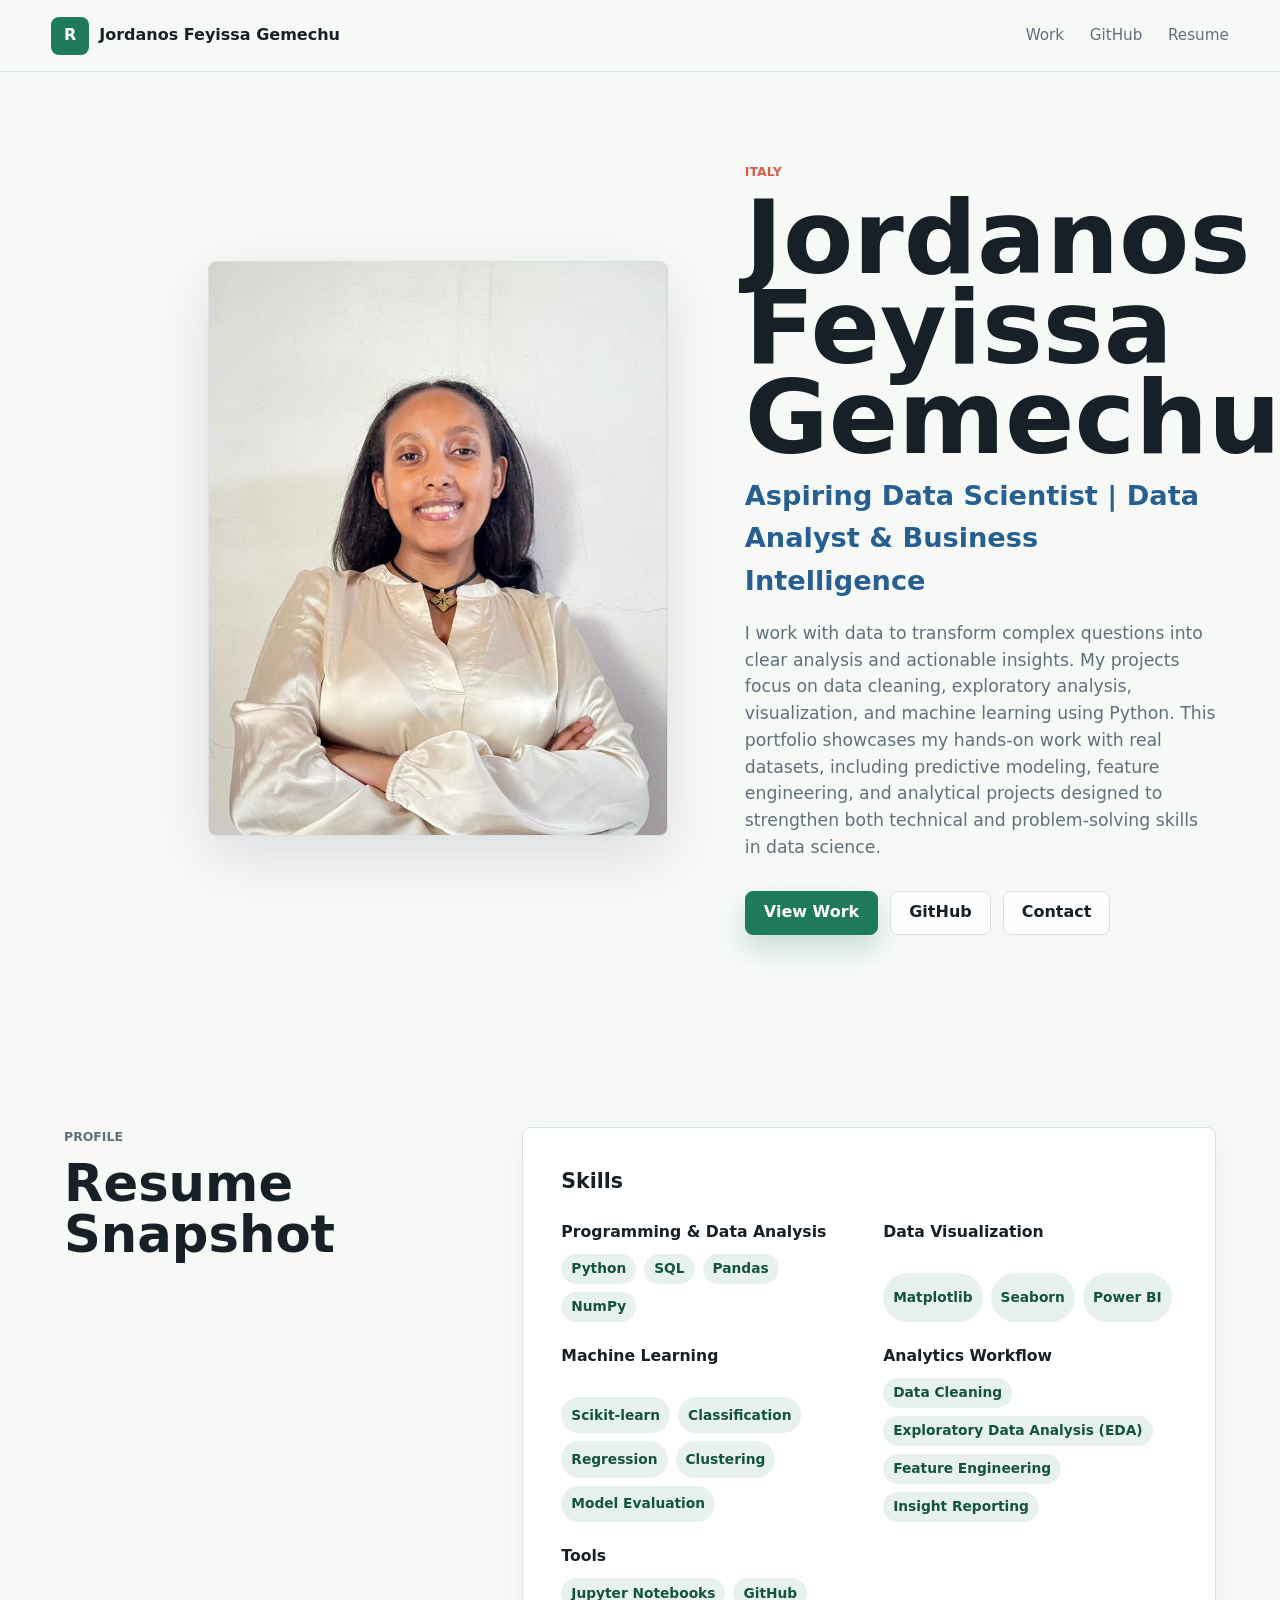
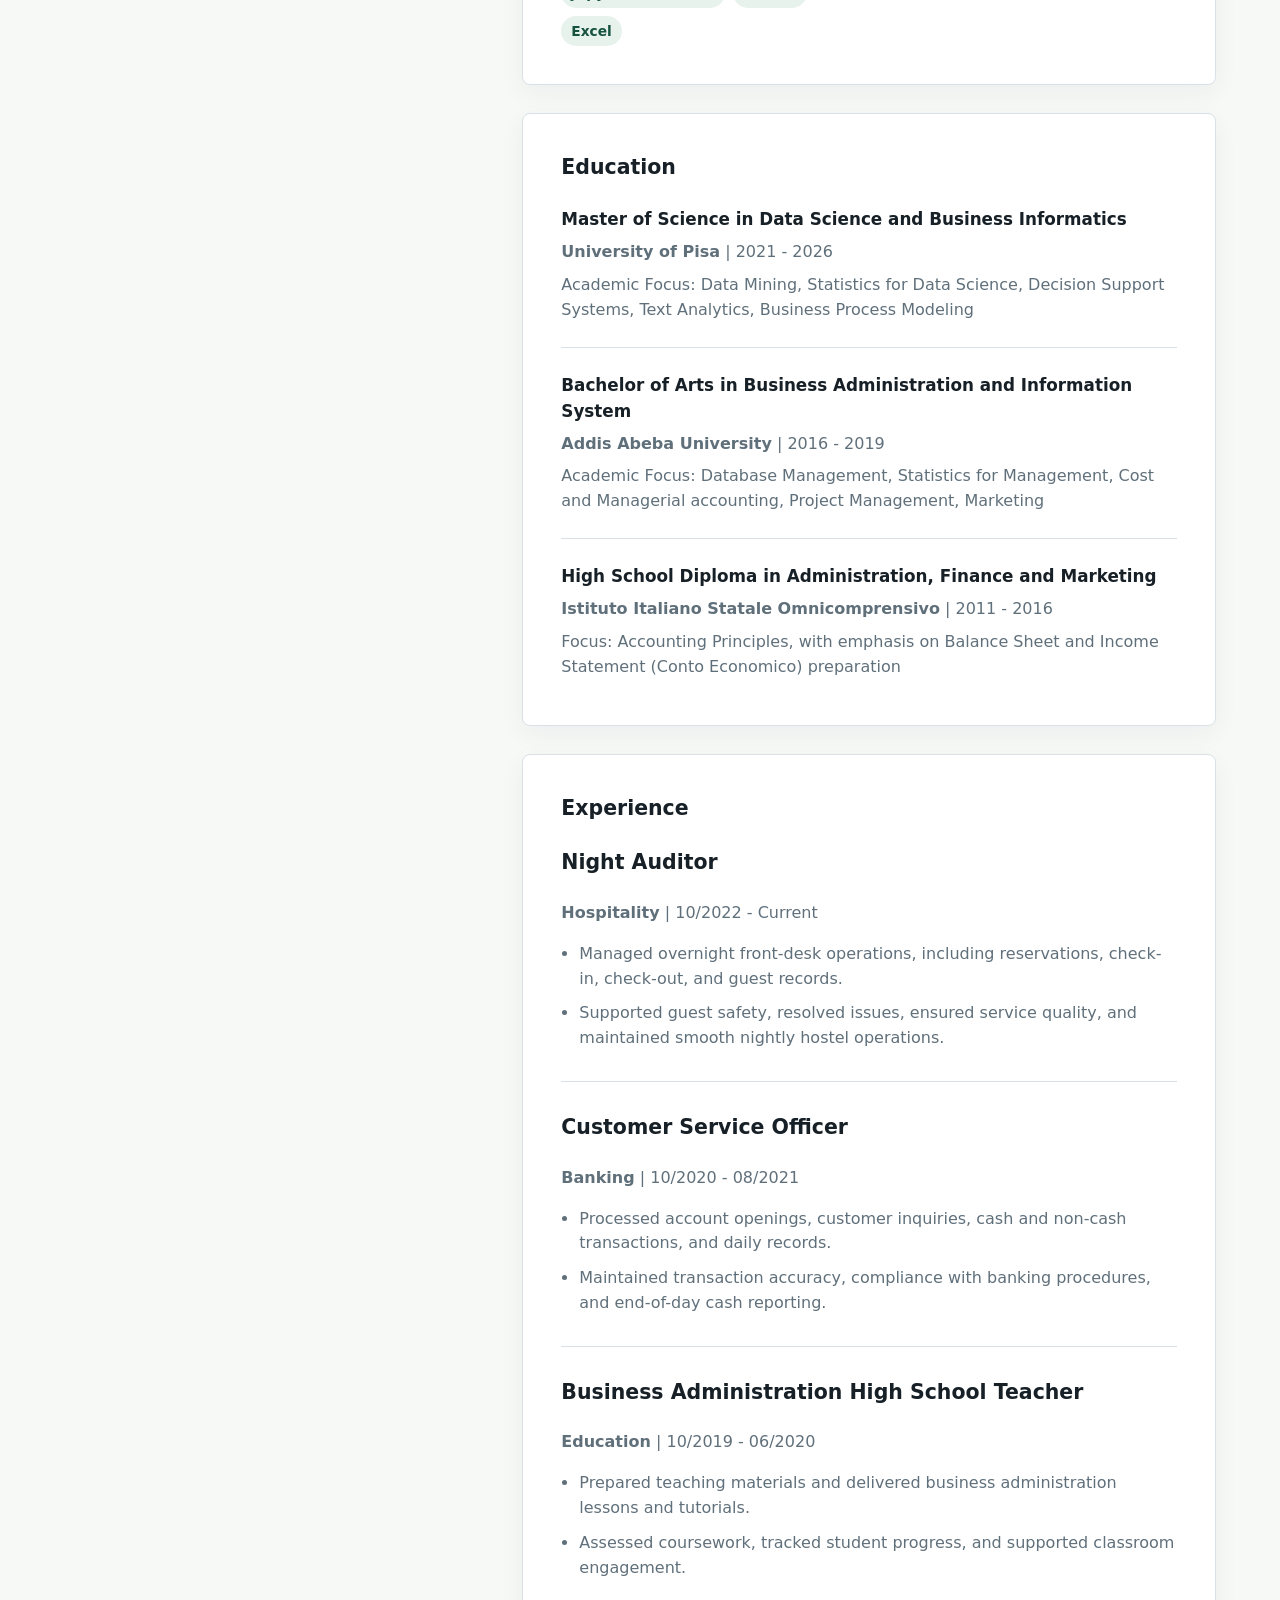
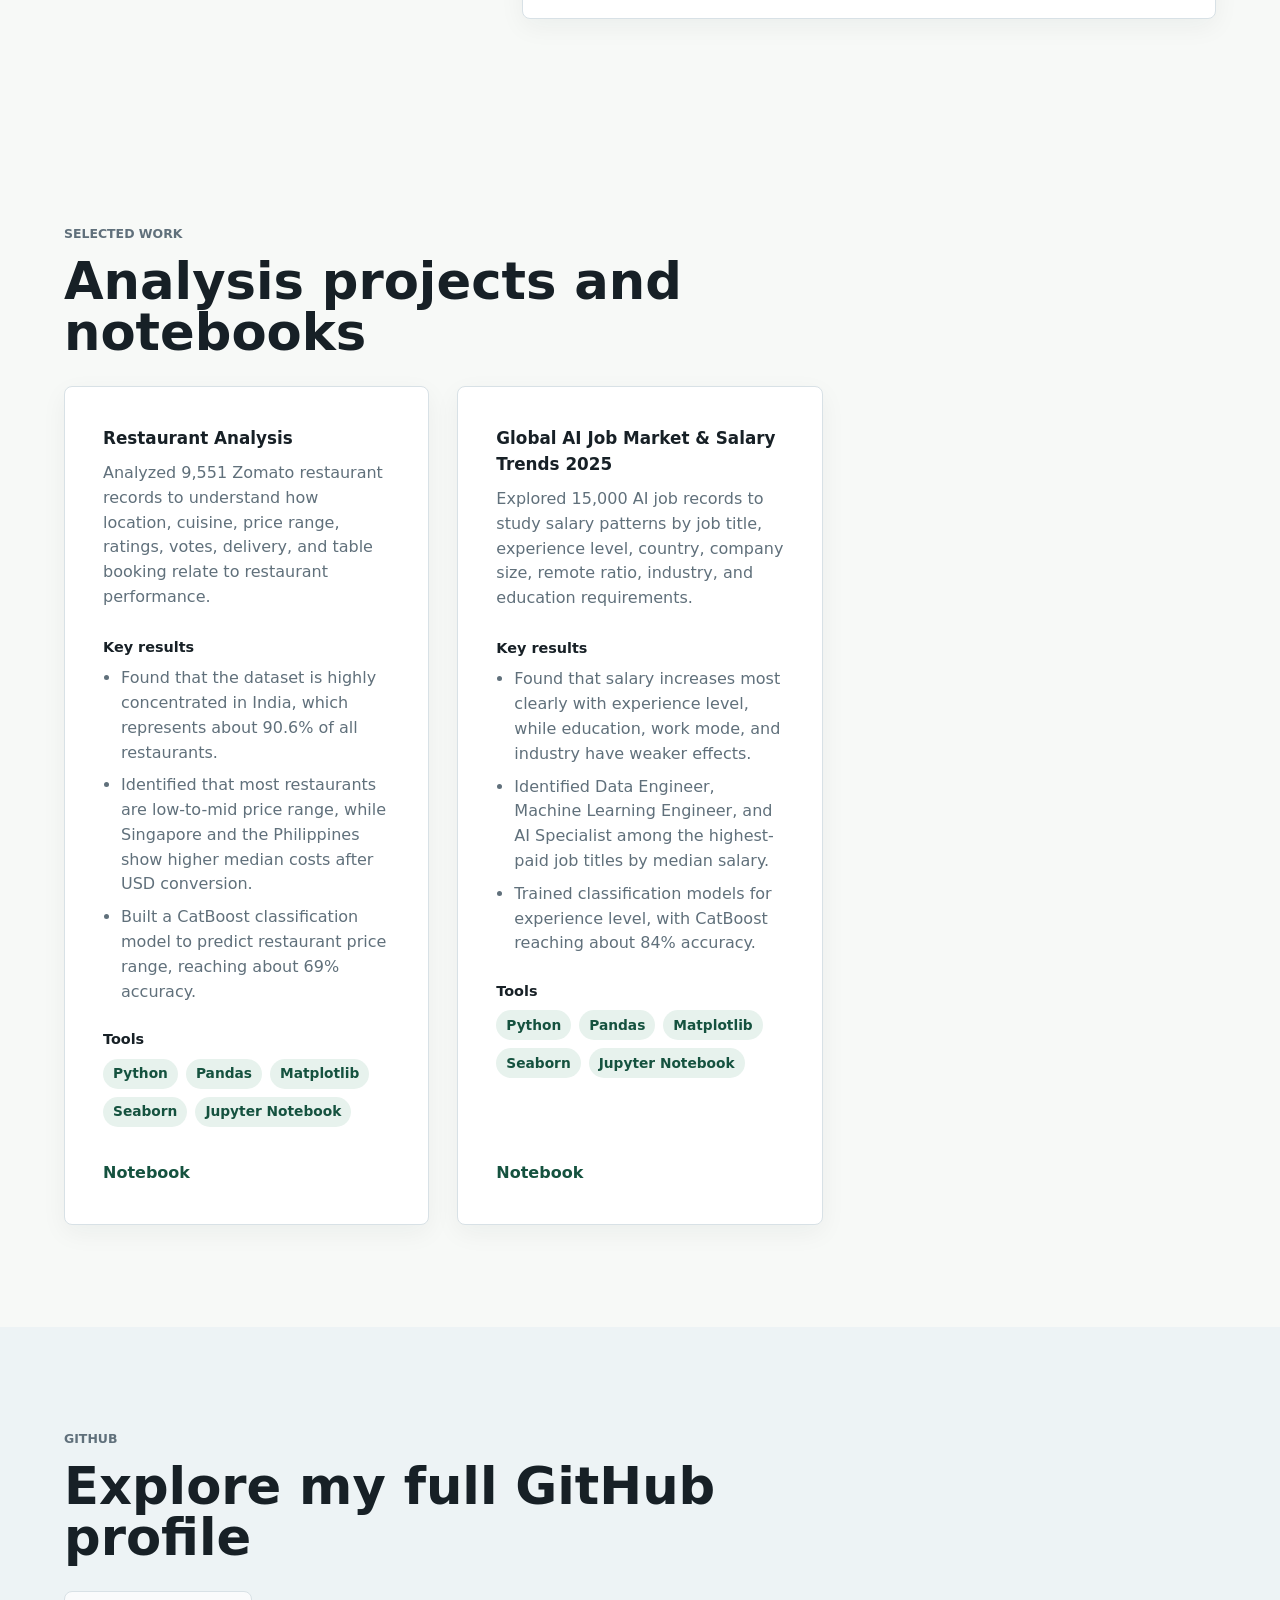
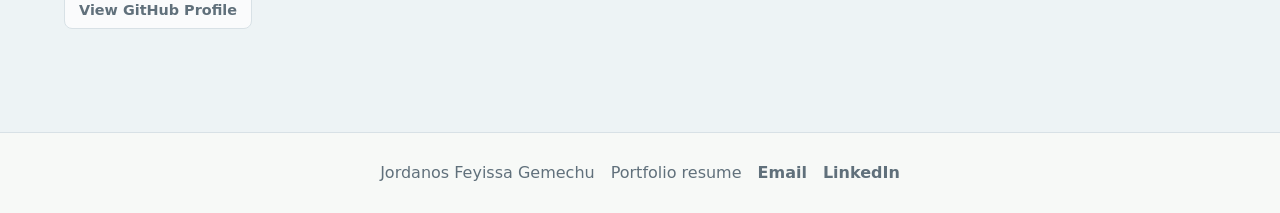
<file: index.html>
<!doctype html>
<html lang="en">
  <head>
    <meta charset="utf-8" />
    <meta name="viewport" content="width=device-width, initial-scale=1" />
    <title>Resume Portfolio</title>
    <meta
      name="description"
      content="Resume portfolio with GitHub projects, data analysis work, and visitor check-ins."
    />
    <link rel="stylesheet" href="styles.css" />
  </head>
  <body>
    <header class="site-header">
      <a class="brand" href="#top" aria-label="Go to top">
        <span class="brand-mark" aria-hidden="true">R</span>
        <span data-bind="name">Resume Portfolio</span>
      </a>
      <nav class="nav" aria-label="Main navigation">
        <a href="#work">Work</a>
        <a href="#github">GitHub</a>
        <a href="#resume">Resume</a>
      </nav>
    </header>

    <main id="top">
      <section class="hero">
        <div class="hero-visual">
          <div class="profile-photo">
            <img id="profilePhoto" alt="Profile photo" />
            <span id="photoFallback" data-bind="name">Your Name</span>
          </div>
        </div>
        <div class="hero-content">
          <p class="eyebrow" data-bind="location">Italy</p>
          <h1 data-bind="name">Your Name</h1>
          <p class="role" data-bind="role">Data Analyst | Python | Machine Learning</p>
          <p class="intro" data-bind="about">
            I work with data to turn messy questions into clear analysis, useful dashboards,
            and machine learning experiments.
          </p>
          <div class="hero-actions">
            <a class="button primary" href="#work">View Work</a>
            <a class="button secondary" data-bind-href="github" href="#github">GitHub</a>
            <a class="button secondary" data-bind-href="email" href="mailto:your.email@example.com">Contact</a>
          </div>
        </div>
      </section>

      <section class="section split" id="resume">
        <div>
          <p class="section-kicker">Profile</p>
          <h2>Resume Snapshot</h2>
        </div>
        <div class="resume-stack">
          <article class="resume-card">
            <h3>Skills</h3>
            <div class="tag-list" id="skillsList"></div>
          </article>
          <article class="resume-card">
            <h3>Education</h3>
            <div id="educationList"></div>
          </article>
          <article class="resume-card">
            <h3>Experience</h3>
            <div id="experienceList"></div>
          </article>
        </div>
      </section>

      <section class="section" id="work">
        <div class="section-heading">
          <p class="section-kicker">Selected Work</p>
          <h2>Analysis projects and notebooks</h2>
        </div>
        <div class="project-grid" id="featuredProjects"></div>
      </section>

      <section class="section github-band" id="github">
        <div class="section-heading">
          <p class="section-kicker">GitHub</p>
          <h2>Explore my full GitHub profile</h2>
        </div>
        <div class="repo-toolbar">
          <a class="button secondary small" data-bind-href="github" href="#">View GitHub Profile</a>
        </div>
      </section>

      <section class="section split admin-only" id="visitors">
        <div>
          <p class="section-kicker">Visitors</p>
          <h2>See who checked your portfolio</h2>
        </div>
        <div class="visitor-panel">
          <form id="checkInForm" class="checkin-form">
            <label>
              Name
              <input required name="name" autocomplete="name" placeholder="Jane Smith" />
            </label>
            <label>
              Company or role
              <input name="company" autocomplete="organization" placeholder="Recruiter, hiring manager, founder" />
            </label>
            <label>
              Message
              <textarea name="message" rows="4" placeholder="Optional note"></textarea>
            </label>
            <button class="button primary" type="submit">Check In</button>
            <p class="form-note" id="formNote" role="status"></p>
          </form>
          <div>
            <h3>Recent check-ins</h3>
            <div class="visitor-list" id="visitorList"></div>
          </div>
        </div>
      </section>
    </main>

    <footer class="footer">
      <span data-bind="name">Your Name</span>
      <span>Portfolio resume</span>
      <a data-bind-href="email" href="mailto:your.email@example.com">Email</a>
      <a data-bind-href="linkedin" href="#">LinkedIn</a>
    </footer>

    <script src="config.js"></script>
    <script src="script.js"></script>
  </body>
</html>
</file>
<file: styles.css>
:root {
  --ink: #172026;
  --muted: #60707b;
  --line: #d8e1e6;
  --paper: #f7f9f7;
  --white: #ffffff;
  --green: #1f7a5c;
  --green-dark: #15523f;
  --coral: #d65f4b;
  --gold: #b9892d;
  --blue: #285f91;
  --shadow: 0 20px 60px rgba(23, 32, 38, 0.12);
}

* {
  box-sizing: border-box;
}

html {
  scroll-behavior: smooth;
}

body {
  margin: 0;
  background: var(--paper);
  color: var(--ink);
  font-family:
    Inter, ui-sans-serif, system-ui, -apple-system, BlinkMacSystemFont, "Segoe UI",
    sans-serif;
  line-height: 1.55;
}

a {
  color: inherit;
}

.site-header {
  position: sticky;
  top: 0;
  z-index: 20;
  display: flex;
  align-items: center;
  justify-content: space-between;
  gap: 24px;
  min-height: 72px;
  padding: 14px clamp(18px, 4vw, 56px);
  background: rgba(247, 249, 247, 0.9);
  border-bottom: 1px solid rgba(216, 225, 230, 0.85);
  backdrop-filter: blur(18px);
}

.brand,
.nav,
.hero-actions,
.footer,
.repo-toolbar {
  display: flex;
  align-items: center;
}

.brand {
  gap: 10px;
  font-weight: 800;
  text-decoration: none;
}

.brand-mark {
  display: grid;
  width: 38px;
  height: 38px;
  place-items: center;
  color: var(--white);
  background: var(--green);
  border-radius: 8px;
}

.nav {
  gap: clamp(12px, 2vw, 26px);
  color: var(--muted);
  font-size: 0.95rem;
}

.nav a {
  text-decoration: none;
}

.nav a:hover {
  color: var(--ink);
}

.hero {
  position: relative;
  display: grid;
  min-height: calc(100vh - 72px);
  grid-template-columns: minmax(0, 1fr) minmax(320px, 0.78fr);
  align-items: center;
  gap: clamp(28px, 6vw, 88px);
  padding: clamp(44px, 7vw, 90px) clamp(18px, 5vw, 76px);
  overflow: hidden;
}

.hero::after {
  position: absolute;
  right: 0;
  bottom: 0;
  left: 0;
  height: 84px;
  content: "";
  background: linear-gradient(180deg, rgba(247, 249, 247, 0), rgba(247, 249, 247, 1));
  pointer-events: none;
}

.hero-content {
  position: relative;
  z-index: 1;
  max-width: 760px;
}

.eyebrow,
.section-kicker {
  margin: 0 0 12px;
  color: var(--coral);
  font-size: 0.78rem;
  font-weight: 800;
  letter-spacing: 0;
  text-transform: uppercase;
}

h1,
h2,
h3,
p {
  margin-top: 0;
}

h1 {
  max-width: 11ch;
  margin-bottom: 12px;
  font-size: clamp(4rem, 8vw, 7.7rem);
  line-height: 0.88;
  letter-spacing: 0;
}

h2 {
  margin-bottom: 14px;
  font-size: clamp(2rem, 4vw, 4rem);
  line-height: 1;
  letter-spacing: 0;
}

h3 {
  margin-bottom: 10px;
  font-size: 1.05rem;
}

.role {
  margin-bottom: 18px;
  color: var(--blue);
  font-size: clamp(1.2rem, 2.2vw, 1.7rem);
  font-weight: 800;
}

.intro {
  max-width: 66ch;
  color: var(--muted);
  font-size: 1.08rem;
}

.hero-actions {
  flex-wrap: wrap;
  gap: 12px;
  margin-top: 30px;
}

.button {
  display: inline-flex;
  min-height: 44px;
  align-items: center;
  justify-content: center;
  border: 1px solid var(--line);
  border-radius: 8px;
  padding: 0 18px;
  font-weight: 800;
  text-decoration: none;
  cursor: pointer;
  transition:
    transform 160ms ease,
    box-shadow 160ms ease,
    background 160ms ease;
}

.button:hover {
  transform: translateY(-1px);
}

.button.primary {
  color: var(--white);
  background: var(--green);
  border-color: var(--green);
  box-shadow: 0 14px 28px rgba(31, 122, 92, 0.22);
}

.button.primary:hover {
  background: var(--green-dark);
}

.button.secondary {
  background: rgba(255, 255, 255, 0.72);
}

.button.small {
  min-height: 38px;
  padding: 0 14px;
  font-size: 0.9rem;
}

.hero-visual {
  position: relative;
  z-index: 1;
}

.profile-photo {
  display: grid;
  width: min(100%, 460px);
  aspect-ratio: 4 / 5;
  margin-left: auto;
  overflow: hidden;
  place-items: center;
  background: linear-gradient(135deg, #e7f2ed, #f8fbfa);
  border: 1px solid var(--line);
  border-radius: 8px;
  box-shadow: var(--shadow);
}

.profile-photo img {
  width: 100%;
  height: 100%;
  object-fit: cover;
}

.profile-photo span {
  padding: 28px;
  color: var(--green-dark);
  font-size: clamp(2rem, 4vw, 3.6rem);
  font-weight: 900;
  line-height: 1;
  text-align: center;
}

.section {
  padding: clamp(58px, 8vw, 104px) clamp(18px, 5vw, 76px);
}

.split {
  display: grid;
  grid-template-columns: minmax(220px, 0.55fr) minmax(0, 1fr);
  gap: clamp(28px, 6vw, 80px);
}

.section-heading {
  max-width: 760px;
  margin-bottom: 28px;
}

.section-heading p,
.split > div > p,
article p,
.repo-card p,
.visitor-card p {
  color: var(--muted);
}

.resume-stack,
.project-grid {
  display: grid;
  gap: 28px;
}

.project-grid {
  grid-template-columns: repeat(3, minmax(0, 1fr));
}

article,
.resume-card,
.project-card,
.visitor-panel {
  background: var(--white);
  border: 1px solid var(--line);
  border-radius: 8px;
  box-shadow: 0 8px 26px rgba(23, 32, 38, 0.05);
}

article,
.resume-card,
.project-card {
  padding: clamp(24px, 4vw, 38px);
}

.resume-card h3 {
  margin-bottom: 22px;
  font-size: 1.28rem;
}

.tag-list {
  display: flex;
  flex-wrap: wrap;
  gap: 8px;
}

#skillsList {
  display: grid;
  grid-template-columns: repeat(2, minmax(0, 1fr));
  gap: 22px 28px;
}

.skill-group {
  display: grid;
  gap: 10px;
}

.skill-group h4 {
  margin: 0;
  color: var(--ink);
  font-size: 0.98rem;
}

.experience-item + .experience-item {
  margin-top: 30px;
  padding-top: 30px;
  border-top: 1px solid var(--line);
}

.experience-list {
  display: grid;
  gap: 10px;
  margin: 0;
  padding-left: 18px;
  color: var(--muted);
}

.education-item + .education-item {
  margin-top: 24px;
  padding-top: 24px;
  border-top: 1px solid var(--line);
}

.education-item h4 {
  margin: 0 0 8px;
  font-size: 1.05rem;
}

.education-item p {
  margin-bottom: 8px;
  color: var(--muted);
}

.tag {
  display: inline-flex;
  align-items: center;
  min-height: 30px;
  padding: 4px 10px;
  color: var(--green-dark);
  background: #e7f2ed;
  border-radius: 999px;
  font-size: 0.86rem;
  font-weight: 800;
}

.project-card {
  display: flex;
  min-height: 240px;
  flex-direction: column;
}

.card-links {
  display: flex;
  flex-wrap: wrap;
  gap: 10px;
  margin-top: auto;
  padding-top: 20px;
}

.project-tools {
  display: grid;
  gap: 8px;
  margin: 8px 0 14px;
}

.project-tools strong,
.project-results strong {
  font-size: 0.9rem;
}

.project-results {
  display: grid;
  gap: 8px;
  margin: 10px 0 16px;
}

.project-results ul {
  display: grid;
  gap: 8px;
  margin: 0;
  padding-left: 18px;
  color: var(--muted);
}

.card-links a {
  color: var(--green-dark);
  font-weight: 800;
  text-decoration: none;
}

.card-links a:hover {
  text-decoration: underline;
}

.github-band {
  background: #edf3f5;
}

.repo-toolbar {
  justify-content: flex-start;
  gap: 14px;
  margin-bottom: 0;
  color: var(--muted);
}

.visitor-panel {
  display: grid;
  grid-template-columns: minmax(260px, 0.82fr) minmax(260px, 1fr);
  gap: 24px;
  padding: 24px;
}

.checkin-form {
  display: grid;
  gap: 14px;
}

label {
  display: grid;
  gap: 7px;
  color: var(--muted);
  font-size: 0.92rem;
  font-weight: 800;
}

input,
textarea {
  width: 100%;
  border: 1px solid var(--line);
  border-radius: 8px;
  padding: 12px 13px;
  color: var(--ink);
  background: #fbfcfb;
  font: inherit;
}

textarea {
  resize: vertical;
}

input:focus,
textarea:focus {
  border-color: var(--green);
  outline: 3px solid rgba(31, 122, 92, 0.14);
}

.form-note {
  min-height: 24px;
  margin: 0;
  color: var(--green-dark);
  font-weight: 700;
}

.visitor-list {
  display: grid;
  gap: 10px;
}

.visitor-card {
  padding: 14px;
  background: #f7faf8;
  border: 1px solid var(--line);
  border-radius: 8px;
}

.visitor-card strong {
  display: block;
}

.visitor-card span {
  color: var(--muted);
  font-size: 0.88rem;
}

.admin-only[hidden] {
  display: none;
}

.footer {
  flex-wrap: wrap;
  justify-content: center;
  gap: 16px;
  padding: 28px;
  color: var(--muted);
  border-top: 1px solid var(--line);
}

.footer a {
  font-weight: 800;
  text-decoration: none;
}

@media (max-width: 900px) {
  .site-header {
    align-items: flex-start;
    flex-direction: column;
  }

  .nav {
    width: 100%;
    overflow-x: auto;
    padding-bottom: 4px;
  }

  .hero,
  .split,
  .visitor-panel {
    grid-template-columns: 1fr;
  }

  .hero {
    min-height: auto;
  }

  .hero-visual {
    order: 2;
  }

  .resume-stack,
  .project-grid {
    grid-template-columns: 1fr;
  }

  #skillsList {
    grid-template-columns: 1fr;
  }

  .profile-photo {
    margin: 0;
  }
}

@media (max-width: 560px) {
  h1 {
    font-size: 3.6rem;
  }

  .hero-actions .button,
  .repo-toolbar .button {
    width: 100%;
  }

  .repo-toolbar {
    align-items: stretch;
    flex-direction: column;
  }
}
</file>
